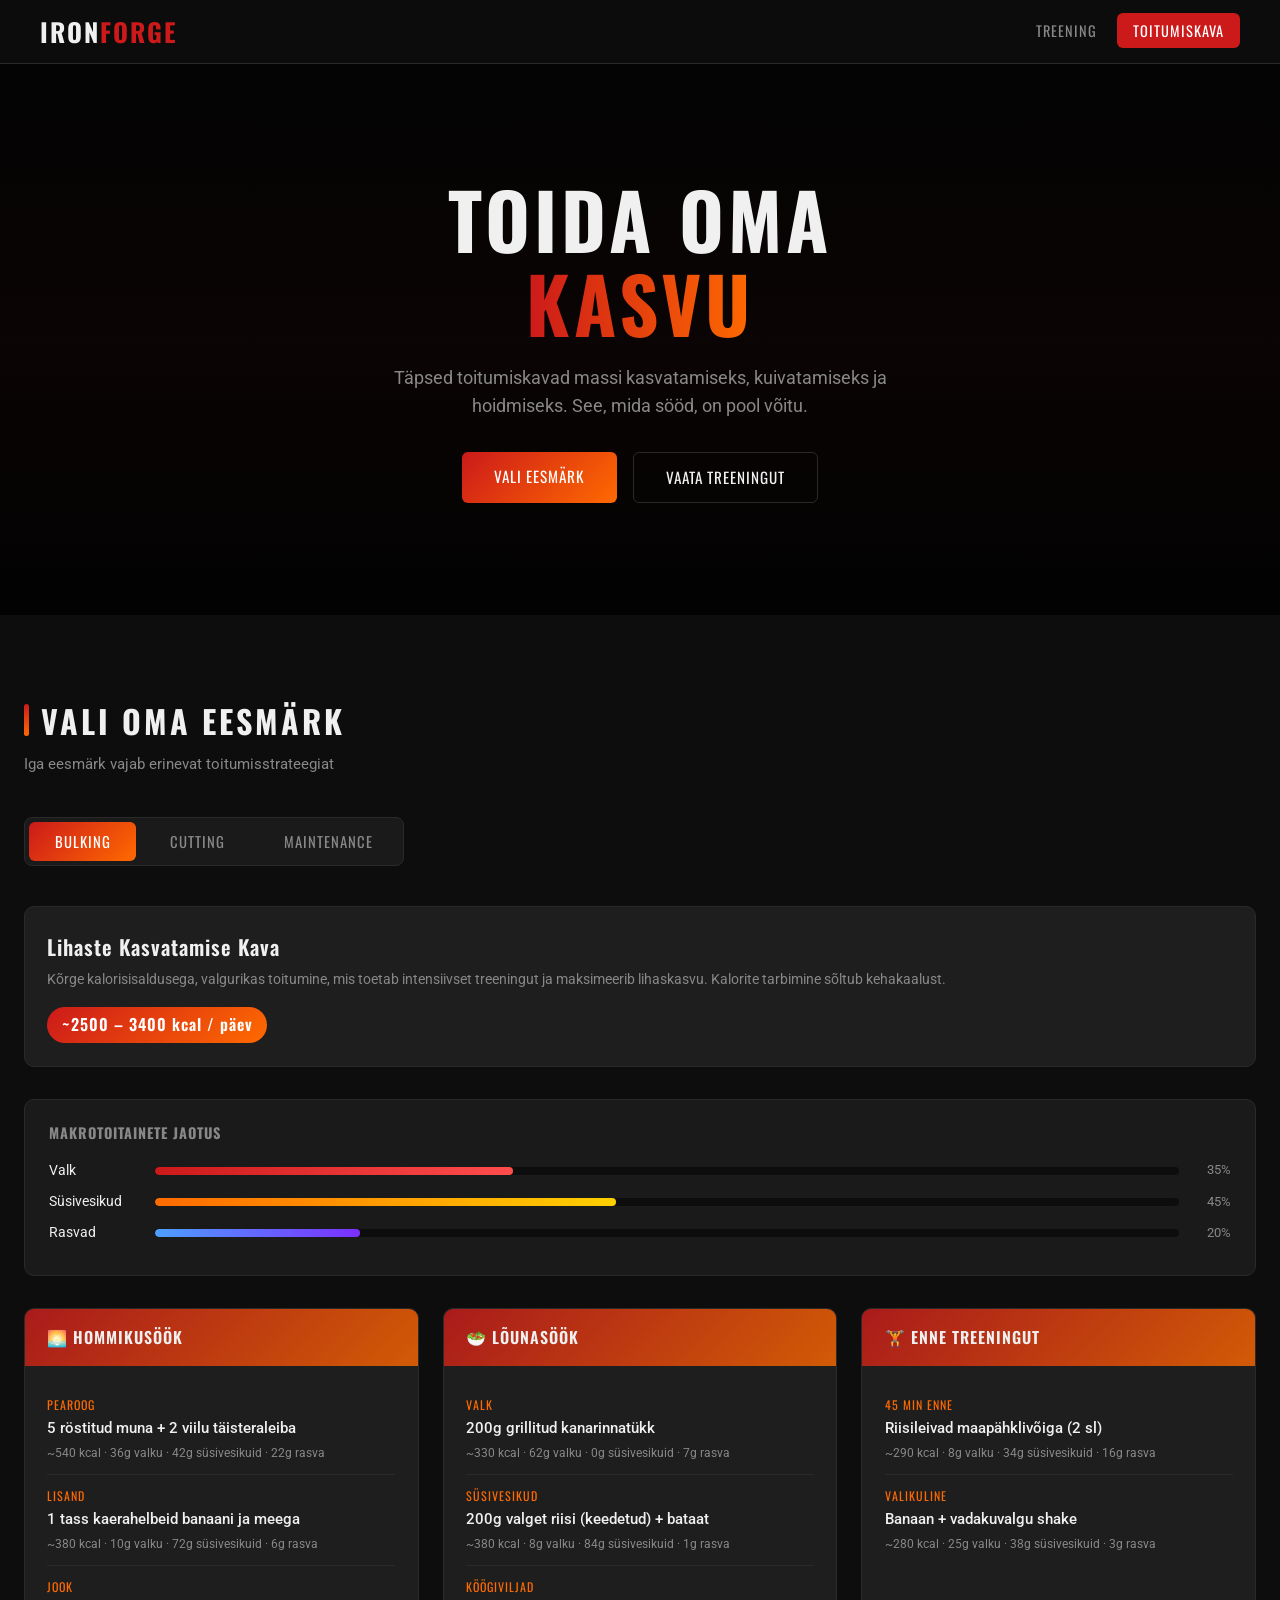
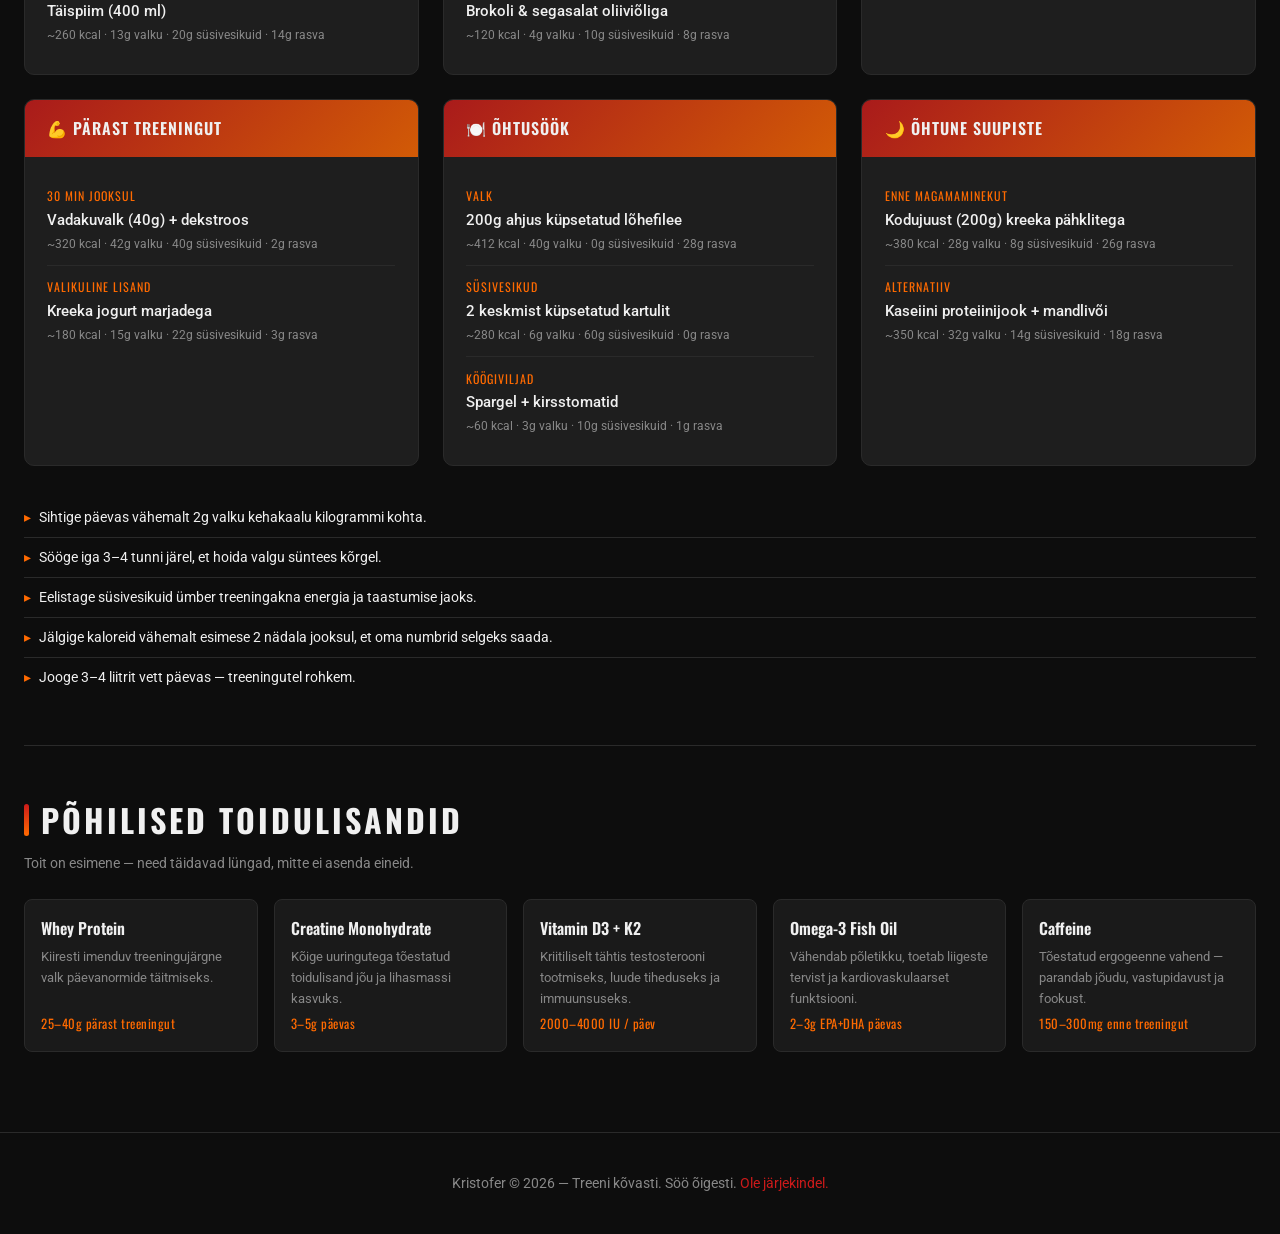
<file: food.html>
<!DOCTYPE html>
<html lang="et">
<head>
  <meta charset="UTF-8" />
  <meta name="viewport" content="width=device-width, initial-scale=1.0" />
  <title>IronForge — Toitumiskava</title>
  <link rel="stylesheet" href="style.css" />
  <style>
    .goal-toggle { margin-bottom: 2.5rem; }

    .goal-card {
      background: var(--card);
      border: 1px solid var(--border);
      border-radius: var(--radius);
      padding: 1.4rem;
      margin-bottom: 2rem;
    }

    .goal-card h3 {
      font-family: 'Oswald', sans-serif;
      font-size: 1.3rem;
      font-weight: 600;
      letter-spacing: 1px;
      margin-bottom: 0.3rem;
    }

    .goal-card p { color: var(--muted); font-size: 0.9rem; margin-bottom: 1rem; }

    .calorie-badge {
      display: inline-flex;
      align-items: center;
      gap: 0.4rem;
      background: linear-gradient(135deg, var(--red), var(--orange));
      color: #fff;
      font-family: 'Oswald', sans-serif;
      font-size: 1rem;
      font-weight: 600;
      padding: 0.35rem 0.9rem;
      border-radius: 50px;
      letter-spacing: 1px;
    }

    .tips-list {
      list-style: none;
      margin-top: 1rem;
    }

    .tips-list li {
      padding: 0.5rem 0;
      border-bottom: 1px solid var(--border);
      font-size: 0.9rem;
      display: flex;
      gap: 0.5rem;
    }

    .tips-list li:last-child { border-bottom: none; }

    .tips-list li::before {
      content: '▸';
      color: var(--orange);
      flex-shrink: 0;
    }

    .supplement-grid {
      display: grid;
      grid-template-columns: repeat(auto-fill, minmax(200px, 1fr));
      gap: 1rem;
      margin-top: 1rem;
    }

    .supplement-card {
      background: var(--bg3);
      border: 1px solid var(--border);
      border-radius: 8px;
      padding: 1rem;
      display: flex;
      flex-direction: column;
      gap: 0.3rem;
      transition: border-color 0.2s, transform 0.2s;
    }

    .supplement-card:hover {
      border-color: var(--orange);
      transform: translateY(-3px);
    }

    .supplement-name {
      font-family: 'Oswald', sans-serif;
      font-size: 1rem;
      font-weight: 600;
    }

    .supplement-why { font-size: 0.82rem; color: var(--muted); }

    .supplement-dose {
      margin-top: auto;
      font-size: 0.8rem;
      color: var(--orange);
      font-family: 'Oswald', sans-serif;
      letter-spacing: 0.5px;
    }

    .divider {
      border: none;
      border-top: 1px solid var(--border);
      margin: 3rem 0;
    }
  </style>
</head>
<body>

<!-- ── NAV ── -->
<nav>
  <a class="nav-logo" href="index.html">Iron<span>Forge</span></a>
  <ul class="nav-links">
    <li><a href="index.html">Treening</a></li>
    <li><a href="food.html" class="active">Toitumiskava</a></li>
  </ul>
</nav>

<!-- ── HERO ── -->
<div class="hero food-hero">
  <div class="hero-content">
    <h1>Toida Oma<br><span>Kasvu</span></h1>
    <p>Täpsed toitumiskavad massi kasvatamiseks, kuivatamiseks ja hoidmiseks. See, mida sööd, on pool võitu.</p>
    <div class="hero-btns">
      <a href="#eesmärk" class="btn-primary">Vali Eesmärk</a>
      <a href="index.html" class="btn-outline">Vaata Treeningut</a>
    </div>
  </div>
</div>

<!-- ── MAIN ── -->
<main class="section" id="eesmärk">

  <!-- Goal Toggle -->
  <div class="section-title">Vali Oma Eesmärk</div>
  <p class="section-sub">Iga eesmärk vajab erinevat toitumisstrateegiat</p>
  <div class="level-toggle goal-toggle">
    <button class="level-btn active" onclick="setGoal('bulk')">Bulking</button>
    <button class="level-btn" onclick="setGoal('cut')">Cutting</button>
    <button class="level-btn" onclick="setGoal('maintain')">Maintenance</button>
  </div>

  <!-- ── MASSI KASVATAMINE ── -->
  <div class="level-panel active" id="goal-bulk">

    <div class="goal-card">
      <h3>Lihaste Kasvatamise Kava</h3>
      <p>Kõrge kalorisisaldusega, valgurikas toitumine, mis toetab intensiivset treeningut ja maksimeerib lihaskasvu. Kalorite tarbimine sõltub kehakaalust.</p>
      <span class="calorie-badge">~2500 – 3400 kcal / päev</span>
    </div>

    <div class="macro-bar">
      <h3>Makrotoitainete Jaotus</h3>
      <div class="macro-row">
        <span class="macro-label">Valk</span>
        <div class="macro-track"><div class="macro-fill protein" style="width:35%"></div></div>
        <span class="macro-pct">35%</span>
      </div>
      <div class="macro-row">
        <span class="macro-label">Süsivesikud</span>
        <div class="macro-track"><div class="macro-fill carbs" style="width:45%"></div></div>
        <span class="macro-pct">45%</span>
      </div>
      <div class="macro-row">
        <span class="macro-label">Rasvad</span>
        <div class="macro-track"><div class="macro-fill fat" style="width:20%"></div></div>
        <span class="macro-pct">20%</span>
      </div>
    </div>

    <div class="plan-grid">

      <div class="plan-card">
        <div class="plan-card-header">🌅 Hommikusöök</div>
        <div class="plan-card-body">
          <div class="meal">
            <div class="meal-label">Pearoog</div>
            <div class="meal-name">5 röstitud muna + 2 viilu täisteraleiba</div>
            <div class="meal-macros">~540 kcal · 36g valku · 42g süsivesikuid · 22g rasva</div>
          </div>
          <div class="meal">
            <div class="meal-label">Lisand</div>
            <div class="meal-name">1 tass kaerahelbeid banaani ja meega</div>
            <div class="meal-macros">~380 kcal · 10g valku · 72g süsivesikuid · 6g rasva</div>
          </div>
          <div class="meal">
            <div class="meal-label">Jook</div>
            <div class="meal-name">Täispiim (400 ml)</div>
            <div class="meal-macros">~260 kcal · 13g valku · 20g süsivesikuid · 14g rasva</div>
          </div>
        </div>
      </div>

      <div class="plan-card">
        <div class="plan-card-header">🥗 Lõunasöök</div>
        <div class="plan-card-body">
          <div class="meal">
            <div class="meal-label">Valk</div>
            <div class="meal-name">200g grillitud kanarinnatükk</div>
            <div class="meal-macros">~330 kcal · 62g valku · 0g süsivesikuid · 7g rasva</div>
          </div>
          <div class="meal">
            <div class="meal-label">Süsivesikud</div>
            <div class="meal-name">200g valget riisi (keedetud) + bataat</div>
            <div class="meal-macros">~380 kcal · 8g valku · 84g süsivesikuid · 1g rasva</div>
          </div>
          <div class="meal">
            <div class="meal-label">Köögiviljad</div>
            <div class="meal-name">Brokoli &amp; segasalat oliiviõliga</div>
            <div class="meal-macros">~120 kcal · 4g valku · 10g süsivesikuid · 8g rasva</div>
          </div>
        </div>
      </div>

      <div class="plan-card">
        <div class="plan-card-header">🏋️ Enne Treeningut</div>
        <div class="plan-card-body">
          <div class="meal">
            <div class="meal-label">45 min enne</div>
            <div class="meal-name">Riisileivad maapähklivõiga (2 sl)</div>
            <div class="meal-macros">~290 kcal · 8g valku · 34g süsivesikuid · 16g rasva</div>
          </div>
          <div class="meal">
            <div class="meal-label">Valikuline</div>
            <div class="meal-name">Banaan + vadakuvalgu shake</div>
            <div class="meal-macros">~280 kcal · 25g valku · 38g süsivesikuid · 3g rasva</div>
          </div>
        </div>
      </div>

      <div class="plan-card">
        <div class="plan-card-header">💪 Pärast Treeningut</div>
        <div class="plan-card-body">
          <div class="meal">
            <div class="meal-label">30 min jooksul</div>
            <div class="meal-name">Vadakuvalk (40g) + dekstroos</div>
            <div class="meal-macros">~320 kcal · 42g valku · 40g süsivesikuid · 2g rasva</div>
          </div>
          <div class="meal">
            <div class="meal-label">Valikuline lisand</div>
            <div class="meal-name">Kreeka jogurt marjadega</div>
            <div class="meal-macros">~180 kcal · 15g valku · 22g süsivesikuid · 3g rasva</div>
          </div>
        </div>
      </div>

      <div class="plan-card">
        <div class="plan-card-header">🍽️ Õhtusöök</div>
        <div class="plan-card-body">
          <div class="meal">
            <div class="meal-label">Valk</div>
            <div class="meal-name">200g ahjus küpsetatud lõhefilee</div>
            <div class="meal-macros">~412 kcal · 40g valku · 0g süsivesikuid · 28g rasva</div>
          </div>
          <div class="meal">
            <div class="meal-label">Süsivesikud</div>
            <div class="meal-name">2 keskmist küpsetatud kartulit</div>
            <div class="meal-macros">~280 kcal · 6g valku · 60g süsivesikuid · 0g rasva</div>
          </div>
          <div class="meal">
            <div class="meal-label">Köögiviljad</div>
            <div class="meal-name">Spargel + kirsstomatid</div>
            <div class="meal-macros">~60 kcal · 3g valku · 10g süsivesikuid · 1g rasva</div>
          </div>
        </div>
      </div>

      <div class="plan-card">
        <div class="plan-card-header">🌙 Õhtune Suupiste</div>
        <div class="plan-card-body">
          <div class="meal">
            <div class="meal-label">Enne magamaminekut</div>
            <div class="meal-name">Kodujuust (200g) kreeka pähklitega</div>
            <div class="meal-macros">~380 kcal · 28g valku · 8g süsivesikuid · 26g rasva</div>
          </div>
          <div class="meal">
            <div class="meal-label">Alternatiiv</div>
            <div class="meal-name">Kaseiini proteiinijook + mandlivõi</div>
            <div class="meal-macros">~350 kcal · 32g valku · 14g süsivesikuid · 18g rasva</div>
          </div>
        </div>
      </div>

    </div>

    <ul class="tips-list">
      <li>Sihtige päevas vähemalt 2g valku kehakaalu kilogrammi kohta.</li>
      <li>Sööge iga 3–4 tunni järel, et hoida valgu süntees kõrgel.</li>
      <li>Eelistage süsivesikuid ümber treeningakna energia ja taastumise jaoks.</li>
      <li>Jälgige kaloreid vähemalt esimese 2 nädala jooksul, et oma numbrid selgeks saada.</li>
      <li>Jooge 3–4 liitrit vett päevas — treeningutel rohkem.</li>
    </ul>
  </div><!-- /bulk -->

  <!-- ── KUIVATAMINE ── -->
  <div class="level-panel" id="goal-cut">

    <div class="goal-card">
      <h3>Rasvakaotuse Kava</h3>
      <p>Valgurikas, mõõduka süsivesikute sisaldusega toitumine kalorite defitsiidiga. Säilitab lihaseid, vähendades samal ajal rasva.</p>
      <span class="calorie-badge">~2000 – 2400 kcal / päev</span>
    </div>

    <div class="macro-bar">
      <h3>Makrotoitainete Jaotus</h3>
      <div class="macro-row">
        <span class="macro-label">Valk</span>
        <div class="macro-track"><div class="macro-fill protein" style="width:45%"></div></div>
        <span class="macro-pct">45%</span>
      </div>
      <div class="macro-row">
        <span class="macro-label">Süsivesikud</span>
        <div class="macro-track"><div class="macro-fill carbs" style="width:30%"></div></div>
        <span class="macro-pct">30%</span>
      </div>
      <div class="macro-row">
        <span class="macro-label">Rasvad</span>
        <div class="macro-track"><div class="macro-fill fat" style="width:25%"></div></div>
        <span class="macro-pct">25%</span>
      </div>
    </div>

    <div class="plan-grid">

      <div class="plan-card">
        <div class="plan-card-header">🌅 Hommikusöök</div>
        <div class="plan-card-body">
          <div class="meal">
            <div class="meal-label">Pearoog</div>
            <div class="meal-name">4 munavalget + 1 terve muna, röstitult</div>
            <div class="meal-macros">~200 kcal · 26g valku · 2g süsivesikuid · 9g rasva</div>
          </div>
          <div class="meal">
            <div class="meal-label">Lisand</div>
            <div class="meal-name">½ tassi kaera marjadega (ilma suhkruta)</div>
            <div class="meal-macros">~180 kcal · 5g valku · 34g süsivesikuid · 3g rasva</div>
          </div>
          <div class="meal">
            <div class="meal-label">Jook</div>
            <div class="meal-name">Must kohv või roheline tee</div>
            <div class="meal-macros">~5 kcal · 0g valku · 0g süsivesikuid · 0g rasva</div>
          </div>
        </div>
      </div>

      <div class="plan-card">
        <div class="plan-card-header">🥗 Lõunasöök</div>
        <div class="plan-card-body">
          <div class="meal">
            <div class="meal-label">Valk</div>
            <div class="meal-name">180g grillitud kanarinnatükk</div>
            <div class="meal-macros">~300 kcal · 56g valku · 0g süsivesikuid · 7g rasva</div>
          </div>
          <div class="meal">
            <div class="meal-label">Süsivesikud</div>
            <div class="meal-name">Suur salat kvinoaga (80g keedetud)</div>
            <div class="meal-macros">~180 kcal · 7g valku · 32g süsivesikuid · 3g rasva</div>
          </div>
          <div class="meal">
            <div class="meal-label">Kaste</div>
            <div class="meal-name">Sidrunimahl + 1 tl oliiviõli</div>
            <div class="meal-macros">~45 kcal · 0g valku · 2g süsivesikuid · 4g rasva</div>
          </div>
        </div>
      </div>

      <div class="plan-card">
        <div class="plan-card-header">🏋️ Enne Treeningut</div>
        <div class="plan-card-body">
          <div class="meal">
            <div class="meal-label">1 tund enne</div>
            <div class="meal-name">Õun + 1 mõõtlusikatäis vadakuvalku (vees)</div>
            <div class="meal-macros">~220 kcal · 25g valku · 26g süsivesikuid · 2g rasva</div>
          </div>
          <div class="meal">
            <div class="meal-label">Valikuline</div>
            <div class="meal-name">Must kohv (termogeenne mõju)</div>
            <div class="meal-macros">~5 kcal · 0g valku · 0g süsivesikuid · 0g rasva</div>
          </div>
        </div>
      </div>

      <div class="plan-card">
        <div class="plan-card-header">💪 Pärast Treeningut</div>
        <div class="plan-card-body">
          <div class="meal">
            <div class="meal-label">30 min jooksul</div>
            <div class="meal-name">Vadakuisolaadi shake (35g) vees</div>
            <div class="meal-macros">~140 kcal · 35g valku · 2g süsivesikuid · 1g rasva</div>
          </div>
          <div class="meal">
            <div class="meal-label">Valikuline</div>
            <div class="meal-name">Madala rasvasisaldusega Kreeka jogurt (150g)</div>
            <div class="meal-macros">~110 kcal · 15g valku · 8g süsivesikuid · 1g rasva</div>
          </div>
        </div>
      </div>

      <div class="plan-card">
        <div class="plan-card-header">🍽️ Õhtusöök</div>
        <div class="plan-card-body">
          <div class="meal">
            <div class="meal-label">Valk</div>
            <div class="meal-name">150g lahja veiseliha (95%) või kalkunihakkliha</div>
            <div class="meal-macros">~250 kcal · 38g valku · 0g süsivesikuid · 10g rasva</div>
          </div>
          <div class="meal">
            <div class="meal-label">Süsivesikud</div>
            <div class="meal-name">1 tass pruuni riisi või bataati</div>
            <div class="meal-macros">~200 kcal · 5g valku · 42g süsivesikuid · 1g rasva</div>
          </div>
          <div class="meal">
            <div class="meal-label">Köögiviljad</div>
            <div class="meal-name">Aurutatud brokoli + suvikõrvits</div>
            <div class="meal-macros">~50 kcal · 3g valku · 8g süsivesikuid · 0g rasva</div>
          </div>
        </div>
      </div>

      <div class="plan-card">
        <div class="plan-card-header">🌙 Õhtune Suupiste</div>
        <div class="plan-card-body">
          <div class="meal">
            <div class="meal-label">Valikuline</div>
            <div class="meal-name">Madala rasvasisaldusega kodujuust (150g)</div>
            <div class="meal-macros">~130 kcal · 18g valku · 5g süsivesikuid · 4g rasva</div>
          </div>
          <div class="meal">
            <div class="meal-label">Alternatiiv</div>
            <div class="meal-name">Kaseiini shake vees, kui oled veel näljane</div>
            <div class="meal-macros">~120 kcal · 24g valku · 5g süsivesikuid · 1g rasva</div>
          </div>
        </div>
      </div>

    </div>

    <ul class="tips-list">
      <li>Hoidke 300–500 kcal defitsiiti — suurem defitsiit ohustab lihaseid.</li>
      <li>Valk jääb kõrgeks ka kuivatamisel: 2,2–2,5g kehakaalu kilogrammi kohta.</li>
      <li>Vähendage süsivesikuid puhkepäevadel; hoidke need treeningpäevade ümber.</li>
      <li>Ärge jätke treeningujärgset toitumist vahele — see on lihaste säilitamisel ülioluline.</li>
      <li>Seadke uni prioriteediks: halb uni tõstab kortisooli ja suurendab rasvavarusid.</li>
    </ul>
  </div><!-- /cut -->

  <!-- ── HOIDMINE ── -->
  <div class="level-panel" id="goal-maintain">

    <div class="goal-card">
      <h3>Hoidmiskava</h3>
      <p>Tasakaalustatud makrotoitained toetamaks sooritust, taastumist ja kehakompositsiooni ilma oluliste kaalumuutusteta.</p>
      <span class="calorie-badge">~2500 – 2900 kcal / päev</span>
    </div>

    <div class="macro-bar">
      <h3>Makrotoitainete Jaotus</h3>
      <div class="macro-row">
        <span class="macro-label">Valk</span>
        <div class="macro-track"><div class="macro-fill protein" style="width:30%"></div></div>
        <span class="macro-pct">30%</span>
      </div>
      <div class="macro-row">
        <span class="macro-label">Süsivesikud</span>
        <div class="macro-track"><div class="macro-fill carbs" style="width:45%"></div></div>
        <span class="macro-pct">45%</span>
      </div>
      <div class="macro-row">
        <span class="macro-label">Rasvad</span>
        <div class="macro-track"><div class="macro-fill fat" style="width:25%"></div></div>
        <span class="macro-pct">25%</span>
      </div>
    </div>

    <div class="plan-grid">

      <div class="plan-card">
        <div class="plan-card-header">🌅 Hommikusöök</div>
        <div class="plan-card-body">
          <div class="meal">
            <div class="meal-label">Pearoog</div>
            <div class="meal-name">3 muna + avokaadovõileib hapuleival</div>
            <div class="meal-macros">~480 kcal · 22g valku · 44g süsivesikuid · 24g rasva</div>
          </div>
          <div class="meal">
            <div class="meal-label">Valikuline</div>
            <div class="meal-name">Kreeka jogurt (150g) + granola</div>
            <div class="meal-macros">~240 kcal · 14g valku · 28g süsivesikuid · 7g rasva</div>
          </div>
        </div>
      </div>

      <div class="plan-card">
        <div class="plan-card-header">🥗 Lõunasöök</div>
        <div class="plan-card-body">
          <div class="meal">
            <div class="meal-label">Valk</div>
            <div class="meal-name">150g tuunikala või grillitud kana</div>
            <div class="meal-macros">~250 kcal · 45g valku · 0g süsivesikuid · 7g rasva</div>
          </div>
          <div class="meal">
            <div class="meal-label">Süsivesikud</div>
            <div class="meal-name">Pasta (100g kuivaine) tomatikastmega</div>
            <div class="meal-macros">~380 kcal · 13g valku · 74g süsivesikuid · 3g rasva</div>
          </div>
          <div class="meal">
            <div class="meal-label">Köögiviljad</div>
            <div class="meal-name">Väike salat oliiviõlikastmega</div>
            <div class="meal-macros">~90 kcal · 2g valku · 8g süsivesikuid · 6g rasva</div>
          </div>
        </div>
      </div>

      <div class="plan-card">
        <div class="plan-card-header">🏋️ Enne Treeningut</div>
        <div class="plan-card-body">
          <div class="meal">
            <div class="meal-label">1 tund enne</div>
            <div class="meal-name">Banaan + maapähklivõi (1,5 sl)</div>
            <div class="meal-macros">~260 kcal · 8g valku · 34g süsivesikuid · 12g rasva</div>
          </div>
        </div>
      </div>

      <div class="plan-card">
        <div class="plan-card-header">💪 Pärast Treeningut</div>
        <div class="plan-card-body">
          <div class="meal">
            <div class="meal-label">30 min jooksul</div>
            <div class="meal-name">Vadakuvalgu shake (30g) + puuvili</div>
            <div class="meal-macros">~260 kcal · 30g valku · 30g süsivesikuid · 3g rasva</div>
          </div>
        </div>
      </div>

      <div class="plan-card">
        <div class="plan-card-header">🍽️ Õhtusöök</div>
        <div class="plan-card-body">
          <div class="meal">
            <div class="meal-label">Valk</div>
            <div class="meal-name">200g tursafilee või kanareiefilee</div>
            <div class="meal-macros">~340 kcal · 42g valku · 0g süsivesikuid · 18g rasva</div>
          </div>
          <div class="meal">
            <div class="meal-label">Süsivesikud</div>
            <div class="meal-name">Küpsetatud kartul + segatud köögiviljad</div>
            <div class="meal-macros">~250 kcal · 6g valku · 52g süsivesikuid · 1g rasva</div>
          </div>
        </div>
      </div>

      <div class="plan-card">
        <div class="plan-card-header">🌙 Õhtune Suupiste</div>
        <div class="plan-card-body">
          <div class="meal">
            <div class="meal-label">Valikuline</div>
            <div class="meal-name">Peotäis pähkleid + tume šokolaad (2 tükki)</div>
            <div class="meal-macros">~220 kcal · 6g valku · 12g süsivesikuid · 18g rasva</div>
          </div>
        </div>
      </div>

    </div>

    <ul class="tips-list">
      <li>Kaaluge end iganädalaselt — kohandage kaloreid, kui kaal muutub rohkem kui 0,5 kg nädalas.</li>
      <li>Keskenduge toidu kvaliteedile, mitte ainult kogusele: terved toidud, minimaalne töötlemine.</li>
      <li>Sööge enamasti treeningu ümber — jätke puhkepäevadel suured süsivesikutega toidukorrad vahele.</li>
      <li>Omega-3-d rasvalistest kaladest või toidulisanditest toetavad liigeste tervist ja taastumist.</li>
    </ul>
  </div><!-- /maintain -->

  <hr class="divider" />

  <!-- ── TOIDULISANDID ── -->
  <div class="section-title">Põhilised Toidulisandid</div>
  <p style="color:var(--muted); margin-bottom:1.5rem; font-size:0.9rem;">Toit on esimene — need täidavad lüngad, mitte ei asenda eineid.</p>
  <div class="supplement-grid">
    <div class="supplement-card">
      <div class="supplement-name">Whey Protein</div>
      <div class="supplement-why">Kiiresti imenduv treeningujärgne valk päevanormide täitmiseks.</div>
      <div class="supplement-dose">25–40g pärast treeningut</div>
    </div>
    <div class="supplement-card">
      <div class="supplement-name">Creatine Monohydrate</div>
      <div class="supplement-why">Kõige uuringutega tõestatud toidulisand jõu ja lihasmassi kasvuks.</div>
      <div class="supplement-dose">3–5g päevas</div>
    </div>
    <div class="supplement-card">
      <div class="supplement-name">Vitamin D3 + K2</div>
      <div class="supplement-why">Kriitiliselt tähtis testosterooni tootmiseks, luude tiheduseks ja immuunsuseks.</div>
      <div class="supplement-dose">2000–4000 IU / päev</div>
    </div>
    <div class="supplement-card">
      <div class="supplement-name">Omega-3 Fish Oil</div>
      <div class="supplement-why">Vähendab põletikku, toetab liigeste tervist ja kardiovaskulaarset funktsiooni.</div>
      <div class="supplement-dose">2–3g EPA+DHA päevas</div>
    </div>
    <div class="supplement-card">
      <div class="supplement-name">Caffeine</div>
      <div class="supplement-why">Tõestatud ergogeenne vahend — parandab jõudu, vastupidavust ja fookust.</div>
      <div class="supplement-dose">150–300mg enne treeningut</div>
    </div>
  </div>

</main>

<footer>
  <p>Kristofer &copy; 2026 — Treeni kõvasti. Söö õigesti. <span>Ole järjekindel.</span></p>
</footer>

<script>
  function setGoal(goal) {
    document.querySelectorAll('.level-btn').forEach(b => b.classList.remove('active'));
    event.target.classList.add('active');
    document.querySelectorAll('.level-panel').forEach(p => p.classList.remove('active'));
    document.getElementById('goal-' + goal).classList.add('active');
  }
</script>
</body>
</html>
</file>
<file: style.css>
@import url('https://fonts.googleapis.com/css2?family=Oswald:wght@400;600;700&family=Roboto:wght@300;400;500&display=swap');

*, *::before, *::after { box-sizing: border-box; margin: 0; padding: 0; }

:root {
  --bg:     #0d0d0d;
  --bg2:    #111111;
  --bg3:    #1a1a1a;
  --card:   #1e1e1e;
  --border: #2a2a2a;
  --red:    #cc1a1a;
  --red-h:  #e62020;
  --orange: #ff6a00;
  --text:   #f0f0f0;
  --muted:  #888;
  --radius: 10px;
}

html { scroll-behavior: smooth; }

body {
  background: var(--bg);
  color: var(--text);
  font-family: 'Roboto', sans-serif;
  font-size: 16px;
  line-height: 1.6;
}

/* ── NAV ── */
nav {
  position: sticky;
  top: 0;
  z-index: 100;
  background: rgba(13,13,13,0.97);
  backdrop-filter: blur(10px);
  border-bottom: 1px solid var(--border);
  display: flex;
  align-items: center;
  justify-content: space-between;
  padding: 0 2.5rem;
  height: 64px;
}

.nav-logo {
  font-family: 'Oswald', sans-serif;
  font-size: 1.6rem;
  font-weight: 700;
  color: var(--text);
  text-decoration: none;
  letter-spacing: 2px;
  text-transform: uppercase;
}
.nav-logo span { color: var(--red); }

.nav-links { display: flex; gap: 0.25rem; list-style: none; }

.nav-links a {
  color: var(--muted);
  text-decoration: none;
  font-family: 'Oswald', sans-serif;
  font-size: 0.9rem;
  letter-spacing: 1px;
  text-transform: uppercase;
  padding: 0.45rem 1rem;
  border-radius: 6px;
  transition: color 0.2s, background 0.2s;
}
.nav-links a:hover { color: var(--text); background: var(--bg3); }
.nav-links a.active { color: #fff; background: var(--red); }

/* ── HERO ── */
.hero {
  position: relative;
  min-height: 540px;
  display: flex;
  align-items: center;
  justify-content: center;
  text-align: center;
  overflow: hidden;
  background-image: url('https://upload.wikimedia.org/wikipedia/commons/6/66/Woman_doing_squat_workout_in_gym_with_barbell.jpg');
  background-size: cover;
  background-position: center 30%;
  padding: 7rem 1rem;
}
.hero::before {
  content: '';
  position: absolute;
  inset: 0;
  background: linear-gradient(
    to bottom,
    rgba(0,0,0,0.75) 0%,
    rgba(10,2,2,0.80) 50%,
    rgba(0,0,0,0.85) 100%
  );
}
.hero-content { position: relative; z-index: 1; }

.hero h1 {
  font-family: 'Oswald', sans-serif;
  font-size: clamp(2.6rem, 6vw, 5rem);
  font-weight: 700;
  text-transform: uppercase;
  letter-spacing: 4px;
  line-height: 1.1;
}
.hero h1 span {
  background: linear-gradient(90deg, var(--red), var(--orange));
  -webkit-background-clip: text;
  -webkit-text-fill-color: transparent;
  background-clip: text;
}
.hero p { margin-top: 1.2rem; color: var(--muted); font-size: 1.1rem; max-width: 540px; margin-left: auto; margin-right: auto; }

.hero-btns { display: flex; gap: 1rem; justify-content: center; margin-top: 2rem; flex-wrap: wrap; }

.btn-primary {
  padding: 0.75rem 2rem;
  background: linear-gradient(135deg, var(--red), var(--orange));
  color: #fff;
  text-decoration: none;
  font-family: 'Oswald', sans-serif;
  font-size: 0.95rem;
  letter-spacing: 1px;
  text-transform: uppercase;
  border-radius: 6px;
  transition: opacity 0.2s, transform 0.2s;
}
.btn-primary:hover { opacity: 0.88; transform: translateY(-2px); }

.btn-outline {
  padding: 0.75rem 2rem;
  border: 1px solid var(--border);
  background: transparent;
  color: var(--text);
  text-decoration: none;
  font-family: 'Oswald', sans-serif;
  font-size: 0.95rem;
  letter-spacing: 1px;
  text-transform: uppercase;
  border-radius: 6px;
  transition: border-color 0.2s, transform 0.2s;
}
.btn-outline:hover { border-color: var(--red); color: var(--red); transform: translateY(-2px); }

/* ── SECTION WRAPPER ── */
.section {
  max-width: 1280px;
  margin: 0 auto;
  padding: 5rem 1.5rem;
}

.section-divider {
  border: none;
  border-top: 1px solid var(--border);
}

.section-title {
  font-family: 'Oswald', sans-serif;
  font-size: 2rem;
  font-weight: 700;
  text-transform: uppercase;
  letter-spacing: 3px;
  margin-bottom: 0.4rem;
  display: flex;
  align-items: center;
  gap: 0.75rem;
}
.section-title::before {
  content: '';
  display: inline-block;
  width: 5px;
  height: 2rem;
  background: linear-gradient(180deg, var(--red), var(--orange));
  border-radius: 3px;
  flex-shrink: 0;
}

.section-sub { color: var(--muted); font-size: 0.95rem; margin-bottom: 2.5rem; }

/* ── LEVEL TOGGLE ── */
.level-toggle {
  display: flex;
  gap: 0.5rem;
  margin-bottom: 2.5rem;
  background: var(--bg3);
  border: 1px solid var(--border);
  border-radius: 8px;
  padding: 4px;
  width: fit-content;
}
.level-btn {
  padding: 0.55rem 1.6rem;
  border: none;
  border-radius: 6px;
  cursor: pointer;
  font-family: 'Oswald', sans-serif;
  font-size: 0.92rem;
  letter-spacing: 1px;
  text-transform: uppercase;
  background: transparent;
  color: var(--muted);
  transition: all 0.2s;
}
.level-btn.active {
  background: linear-gradient(135deg, var(--red), var(--orange));
  color: #fff;
}

/* ── MUSCLE TABS ── */
.muscle-tabs {
  display: flex;
  gap: 0.4rem;
  flex-wrap: wrap;
  margin-bottom: 2.5rem;
}
.muscle-tab {
  padding: 0.5rem 1.3rem;
  border: 1px solid var(--border);
  border-radius: 50px;
  cursor: pointer;
  background: var(--card);
  color: var(--muted);
  font-family: 'Oswald', sans-serif;
  font-size: 0.9rem;
  letter-spacing: 1px;
  text-transform: uppercase;
  transition: all 0.2s;
}
.muscle-tab:hover { border-color: var(--red); color: var(--text); }
.muscle-tab.active { background: var(--red); border-color: var(--red); color: #fff; }

/* ── EXERCISE GRID ── */
.exercise-grid {
  display: grid;
  grid-template-columns: repeat(auto-fill, minmax(260px, 1fr));
  gap: 1.5rem;
}

.exercise-card {
  background: var(--card);
  border: 1px solid var(--border);
  border-radius: var(--radius);
  overflow: hidden;
  transition: transform 0.2s, border-color 0.2s, box-shadow 0.2s;
}
.exercise-card:hover {
  transform: translateY(-5px);
  border-color: var(--red);
  box-shadow: 0 8px 32px rgba(204,26,26,0.15);
}

.exercise-img {
  width: 100%;
  height: 210px;
  object-fit: cover;
  object-position: top center;
  display: block;
  background: var(--bg3);
}

.ex-placeholder {
  width: 100%;
  height: 210px;
  background: linear-gradient(135deg, #1e1e1e 0%, #252525 100%);
  display: flex;
  flex-direction: column;
  align-items: center;
  justify-content: center;
  gap: 0.6rem;
  color: var(--muted);
  font-size: 0.78rem;
  font-family: 'Oswald', sans-serif;
  letter-spacing: 1px;
  text-transform: uppercase;
}
.ex-placeholder svg { width: 56px; height: 56px; opacity: 0.35; }

.exercise-body { padding: 1.2rem; }

.exercise-name {
  font-family: 'Oswald', sans-serif;
  font-size: 1.05rem;
  font-weight: 600;
  letter-spacing: 0.5px;
  margin-bottom: 0.35rem;
}

.exercise-primary {
  font-size: 0.83rem;
  color: var(--orange);
  margin-bottom: 0.2rem;
}
.exercise-secondary {
  font-size: 0.78rem;
  color: var(--muted);
  margin-bottom: 0.85rem;
}

.exercise-sets {
  display: inline-flex;
  align-items: center;
  gap: 0.3rem;
  background: var(--bg3);
  border: 1px solid var(--border);
  border-radius: 50px;
  padding: 0.22rem 0.8rem;
  font-size: 0.8rem;
  font-family: 'Oswald', sans-serif;
  color: var(--muted);
  letter-spacing: 1px;
}
.exercise-sets strong { color: var(--red); }

/* ── HIDDEN PANELS ── */
.muscle-panel { display: none; }
.muscle-panel.active { display: block; }
.level-panel { display: none; }
.level-panel.active { display: block; }

/* ── NUTRITION SECTION ── */
#nutrition { background: var(--bg2); }

.goal-header {
  background: var(--card);
  border: 1px solid var(--border);
  border-radius: var(--radius);
  padding: 1.5rem;
  margin-bottom: 2rem;
  display: flex;
  align-items: flex-start;
  gap: 1.5rem;
  flex-wrap: wrap;
}
.goal-header-text h3 {
  font-family: 'Oswald', sans-serif;
  font-size: 1.3rem;
  letter-spacing: 1px;
  margin-bottom: 0.3rem;
}
.goal-header-text p { color: var(--muted); font-size: 0.9rem; }

.calorie-badge {
  display: inline-flex;
  align-items: center;
  gap: 0.4rem;
  background: linear-gradient(135deg, var(--red), var(--orange));
  color: #fff;
  font-family: 'Oswald', sans-serif;
  font-size: 1rem;
  font-weight: 600;
  padding: 0.4rem 1rem;
  border-radius: 50px;
  letter-spacing: 1px;
  white-space: nowrap;
}

.macro-bar {
  background: var(--bg3);
  border: 1px solid var(--border);
  border-radius: var(--radius);
  padding: 1.3rem 1.5rem;
  margin-bottom: 2rem;
}
.macro-bar h3 {
  font-family: 'Oswald', sans-serif;
  font-size: 0.9rem;
  letter-spacing: 1px;
  text-transform: uppercase;
  color: var(--muted);
  margin-bottom: 1rem;
}
.macro-row { display: flex; align-items: center; gap: 1rem; margin-bottom: 0.6rem; }
.macro-label { width: 90px; font-size: 0.85rem; }
.macro-track { flex: 1; height: 8px; background: var(--bg); border-radius: 4px; overflow: hidden; }
.macro-fill { height: 100%; border-radius: 4px; }
.macro-fill.protein { background: linear-gradient(90deg, var(--red), #ff4d4d); }
.macro-fill.carbs   { background: linear-gradient(90deg, var(--orange), #ffd000); }
.macro-fill.fat     { background: linear-gradient(90deg, #4d9fff, #7b2fff); }
.macro-pct { font-size: 0.8rem; color: var(--muted); width: 36px; text-align: right; }

.plan-grid {
  display: grid;
  grid-template-columns: repeat(auto-fill, minmax(300px, 1fr));
  gap: 1.5rem;
  margin-bottom: 2rem;
}

.plan-card { background: var(--card); border: 1px solid var(--border); border-radius: var(--radius); overflow: hidden; }

.plan-card-header {
  padding: 1rem 1.4rem;
  background: linear-gradient(135deg, rgba(204,26,26,0.8), rgba(255,106,0,0.8));
  font-family: 'Oswald', sans-serif;
  font-size: 1rem;
  font-weight: 600;
  letter-spacing: 1px;
  text-transform: uppercase;
}
.plan-card-body { padding: 1.1rem 1.4rem; }

.meal { padding: 0.7rem 0; border-bottom: 1px solid var(--border); }
.meal:last-child { border-bottom: none; }
.meal-label { font-size: 0.75rem; font-family: 'Oswald', sans-serif; letter-spacing: 1px; text-transform: uppercase; color: var(--orange); margin-bottom: 0.2rem; }
.meal-name { font-weight: 500; font-size: 0.92rem; margin-bottom: 0.12rem; }
.meal-macros { font-size: 0.78rem; color: var(--muted); }

.tips-list { list-style: none; margin-top: 1.5rem; }
.tips-list li { padding: 0.55rem 0; border-bottom: 1px solid var(--border); font-size: 0.9rem; display: flex; gap: 0.5rem; }
.tips-list li:last-child { border-bottom: none; }
.tips-list li::before { content: '▸'; color: var(--orange); flex-shrink: 0; }

/* ── SUPPLEMENTS ── */
.supplement-grid {
  display: grid;
  grid-template-columns: repeat(auto-fill, minmax(200px, 1fr));
  gap: 1rem;
  margin-top: 1rem;
}
.supplement-card {
  background: var(--bg3);
  border: 1px solid var(--border);
  border-radius: 8px;
  padding: 1.1rem;
  display: flex;
  flex-direction: column;
  gap: 0.3rem;
}
.supplement-name { font-family: 'Oswald', sans-serif; font-size: 1rem; font-weight: 600; }
.supplement-why { font-size: 0.82rem; color: var(--muted); flex: 1; }
.supplement-dose { margin-top: 0.5rem; font-size: 0.8rem; color: var(--orange); font-family: 'Oswald', sans-serif; letter-spacing: 0.5px; }

/* ── FOOTER ── */
footer {
  border-top: 1px solid var(--border);
  padding: 2.5rem;
  text-align: center;
  color: var(--muted);
  font-size: 0.85rem;
}
footer span { color: var(--red); }

/* ── EXERCISE TARGETS ── */
.exercise-targets {
  font-size: 0.8rem;
  color: var(--muted);
  margin-bottom: 0.85rem;
  line-height: 1.5;
}

/* ── BG ALT ── */
.bg-alt { background: var(--bg2); }

/* ── INTRO SECTION ── */
.intro-grid {
  display: grid;
  grid-template-columns: repeat(auto-fill, minmax(240px, 1fr));
  gap: 1.5rem;
  margin-top: 1rem;
}

.intro-card {
  background: var(--card);
  border: 1px solid var(--border);
  border-radius: var(--radius);
  padding: 1.8rem 1.5rem;
  transition: transform 0.2s, border-color 0.2s, box-shadow 0.2s;
}
.intro-card:hover {
  transform: translateY(-4px);
  border-color: var(--orange);
  box-shadow: 0 6px 24px rgba(255,106,0,0.1);
}

.intro-icon-box {
  width: 48px;
  height: 48px;
  border-radius: 12px;
  background: linear-gradient(135deg, rgba(204,26,26,0.15), rgba(255,106,0,0.15));
  display: flex;
  align-items: center;
  justify-content: center;
  margin-bottom: 1rem;
  color: var(--orange);
}
.intro-icon-box svg { width: 26px; height: 26px; }

.intro-card h3 {
  font-family: 'Oswald', sans-serif;
  font-size: 1.1rem;
  font-weight: 600;
  letter-spacing: 0.5px;
  margin-bottom: 0.6rem;
}
.intro-card p { font-size: 0.9rem; color: var(--muted); line-height: 1.65; }

/* ── VIDEO SECTION ── */
.video-wrapper {
  position: relative;
  padding-bottom: 56.25%;
  height: 0;
  overflow: hidden;
  border-radius: var(--radius);
  border: 1px solid var(--border);
  background: var(--bg3);
  max-width: 900px;
  margin: 0 auto;
}
.video-wrapper iframe {
  position: absolute;
  top: 0;
  left: 0;
  width: 100%;
  height: 100%;
  border-radius: var(--radius);
}

/* ── INLINE LINK ── */
.inline-link {
  color: var(--orange);
  text-decoration: none;
  border-bottom: 1px solid transparent;
  transition: border-color 0.2s, color 0.2s;
}
.inline-link:hover { border-bottom-color: var(--orange); color: #fff; }

/* ── CONTACT / LISAINFO ── */
.contact-grid {
  display: grid;
  grid-template-columns: repeat(auto-fill, minmax(260px, 1fr));
  gap: 1.5rem;
  margin-top: 1rem;
}

.contact-card {
  background: var(--card);
  border: 1px solid var(--border);
  border-radius: var(--radius);
  padding: 1.6rem;
  transition: border-color 0.2s;
}
.contact-card:hover { border-color: var(--red); }

.contact-card h3 {
  font-family: 'Oswald', sans-serif;
  font-size: 1.1rem;
  font-weight: 600;
  letter-spacing: 1px;
  text-transform: uppercase;
  margin-bottom: 1rem;
  color: var(--orange);
}
.contact-card p { color: var(--muted); font-size: 0.9rem; margin-bottom: 0.4rem; }

.contact-email {
  font-family: 'Oswald', sans-serif;
  font-size: 1rem;
  color: var(--text) !important;
  letter-spacing: 0.5px;
  margin-top: 0.5rem !important;
}
.contact-hours { color: var(--muted); font-size: 0.83rem; line-height: 1.7; }

/* ── RESPONSIVE ── */
@media (max-width: 700px) {
  nav { padding: 0 1rem; }
  .nav-links a { font-size: 0.8rem; padding: 0.4rem 0.7rem; }
  .level-btn { padding: 0.5rem 0.9rem; font-size: 0.82rem; }
  .hero h1 { letter-spacing: 2px; }
  .intro-grid { grid-template-columns: 1fr; }
  .contact-grid { grid-template-columns: 1fr; }
}
</file>
